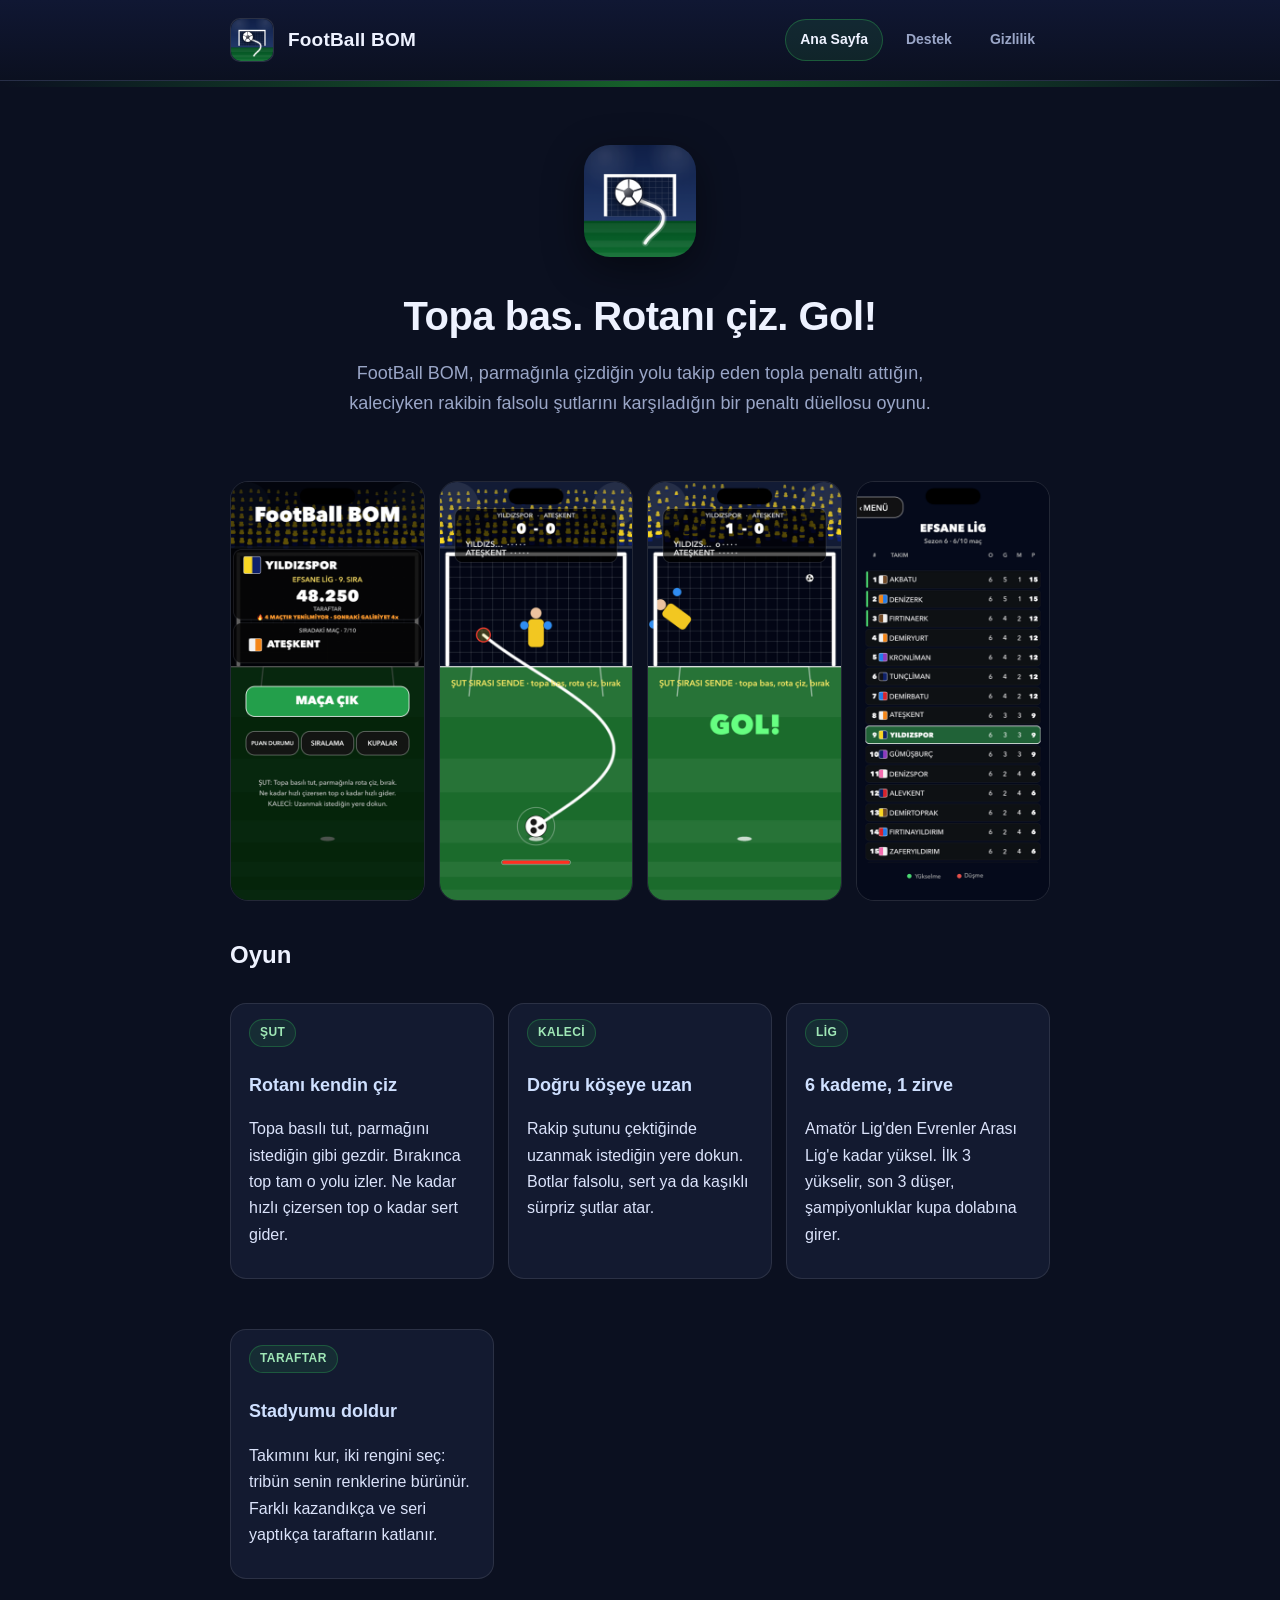
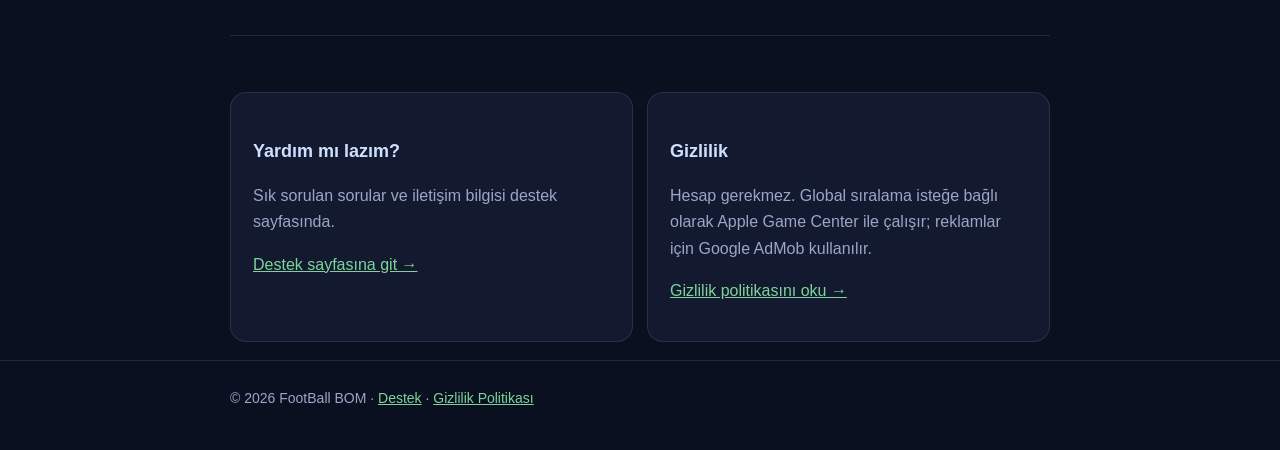
<file: index.html>
<!doctype html>
<html lang="tr">
<head>
  <meta charset="utf-8">
  <meta name="viewport" content="width=device-width, initial-scale=1">
  <title>FootBall BOM</title>
  <meta name="description" content="FootBall BOM — parmağınla rota çizerek penaltı attığın, 6 kademeli ligde yükseldiğin penaltı düellosu oyunu.">
  <link rel="icon" href="assets/icon.png">
  <link rel="stylesheet" href="style.css">
</head>
<body>
  <header class="site">
    <div class="wrap">
      <div class="logo"><img src="assets/icon.png" alt=""></div>
      <div class="brand">FootBall BOM</div>
      <nav class="site">
        <a class="on" href="index.html">Ana Sayfa</a>
        <a href="support.html">Destek</a>
        <a href="privacy.html">Gizlilik</a>
      </nav>
    </div>
  </header>
  <div class="pitch-line"></div>

  <section class="hero wrap">
    <img class="app-icon" src="assets/icon.png" alt="FootBall BOM ikonu">
    <h1>Topa bas. Rotanı çiz. Gol!</h1>
    <p>FootBall BOM, parmağınla çizdiğin yolu takip eden topla penaltı attığın, kaleciyken
      rakibin falsolu şutlarını karşıladığın bir penaltı düellosu oyunu.</p>
  </section>

  <main class="wrap">
    <div class="shots">
      <img src="assets/1-menu.png" alt="Ana menü: takım kartı, taraftar sayısı, sıradaki maç">
      <img src="assets/2-shot.png" alt="Parmakla çizilen beyaz rota çizgisi">
      <img src="assets/3-goal.png" alt="Gol anı">
      <img src="assets/4-standings.png" alt="Lig puan durumu">
    </div>

    <h2>Oyun</h2>
    <div class="grid">
      <div class="card tight">
        <span class="badge">ŞUT</span>
        <h3>Rotanı kendin çiz</h3>
        <p>Topa basılı tut, parmağını istediğin gibi gezdir. Bırakınca top tam o yolu izler.
          Ne kadar hızlı çizersen top o kadar sert gider.</p>
      </div>
      <div class="card tight">
        <span class="badge">KALECİ</span>
        <h3>Doğru köşeye uzan</h3>
        <p>Rakip şutunu çektiğinde uzanmak istediğin yere dokun. Botlar falsolu, sert ya da
          kaşıklı sürpriz şutlar atar.</p>
      </div>
      <div class="card tight">
        <span class="badge">LİG</span>
        <h3>6 kademe, 1 zirve</h3>
        <p>Amatör Lig'den Evrenler Arası Lig'e kadar yüksel. İlk 3 yükselir, son 3 düşer,
          şampiyonluklar kupa dolabına girer.</p>
      </div>
      <div class="card tight">
        <span class="badge">TARAFTAR</span>
        <h3>Stadyumu doldur</h3>
        <p>Takımını kur, iki rengini seç: tribün senin renklerine bürünür. Farklı kazandıkça
          ve seri yaptıkça taraftarın katlanır.</p>
      </div>
    </div>

    <hr class="sep">

    <div class="grid">
      <div class="card">
        <h3>Yardım mı lazım?</h3>
        <p class="muted">Sık sorulan sorular ve iletişim bilgisi destek sayfasında.</p>
        <p><a href="support.html">Destek sayfasına git →</a></p>
      </div>
      <div class="card">
        <h3>Gizlilik</h3>
        <p class="muted">Hesap gerekmez. Global sıralama isteğe bağlı olarak Apple Game Center ile çalışır; reklamlar için Google AdMob kullanılır.</p>
        <p><a href="privacy.html">Gizlilik politikasını oku →</a></p>
      </div>
    </div>
  </main>

  <footer class="site">
    <div class="wrap">© 2026 FootBall BOM · <a href="support.html">Destek</a> · <a href="privacy.html">Gizlilik Politikası</a></div>
  </footer>
</body>
</html>
</file>
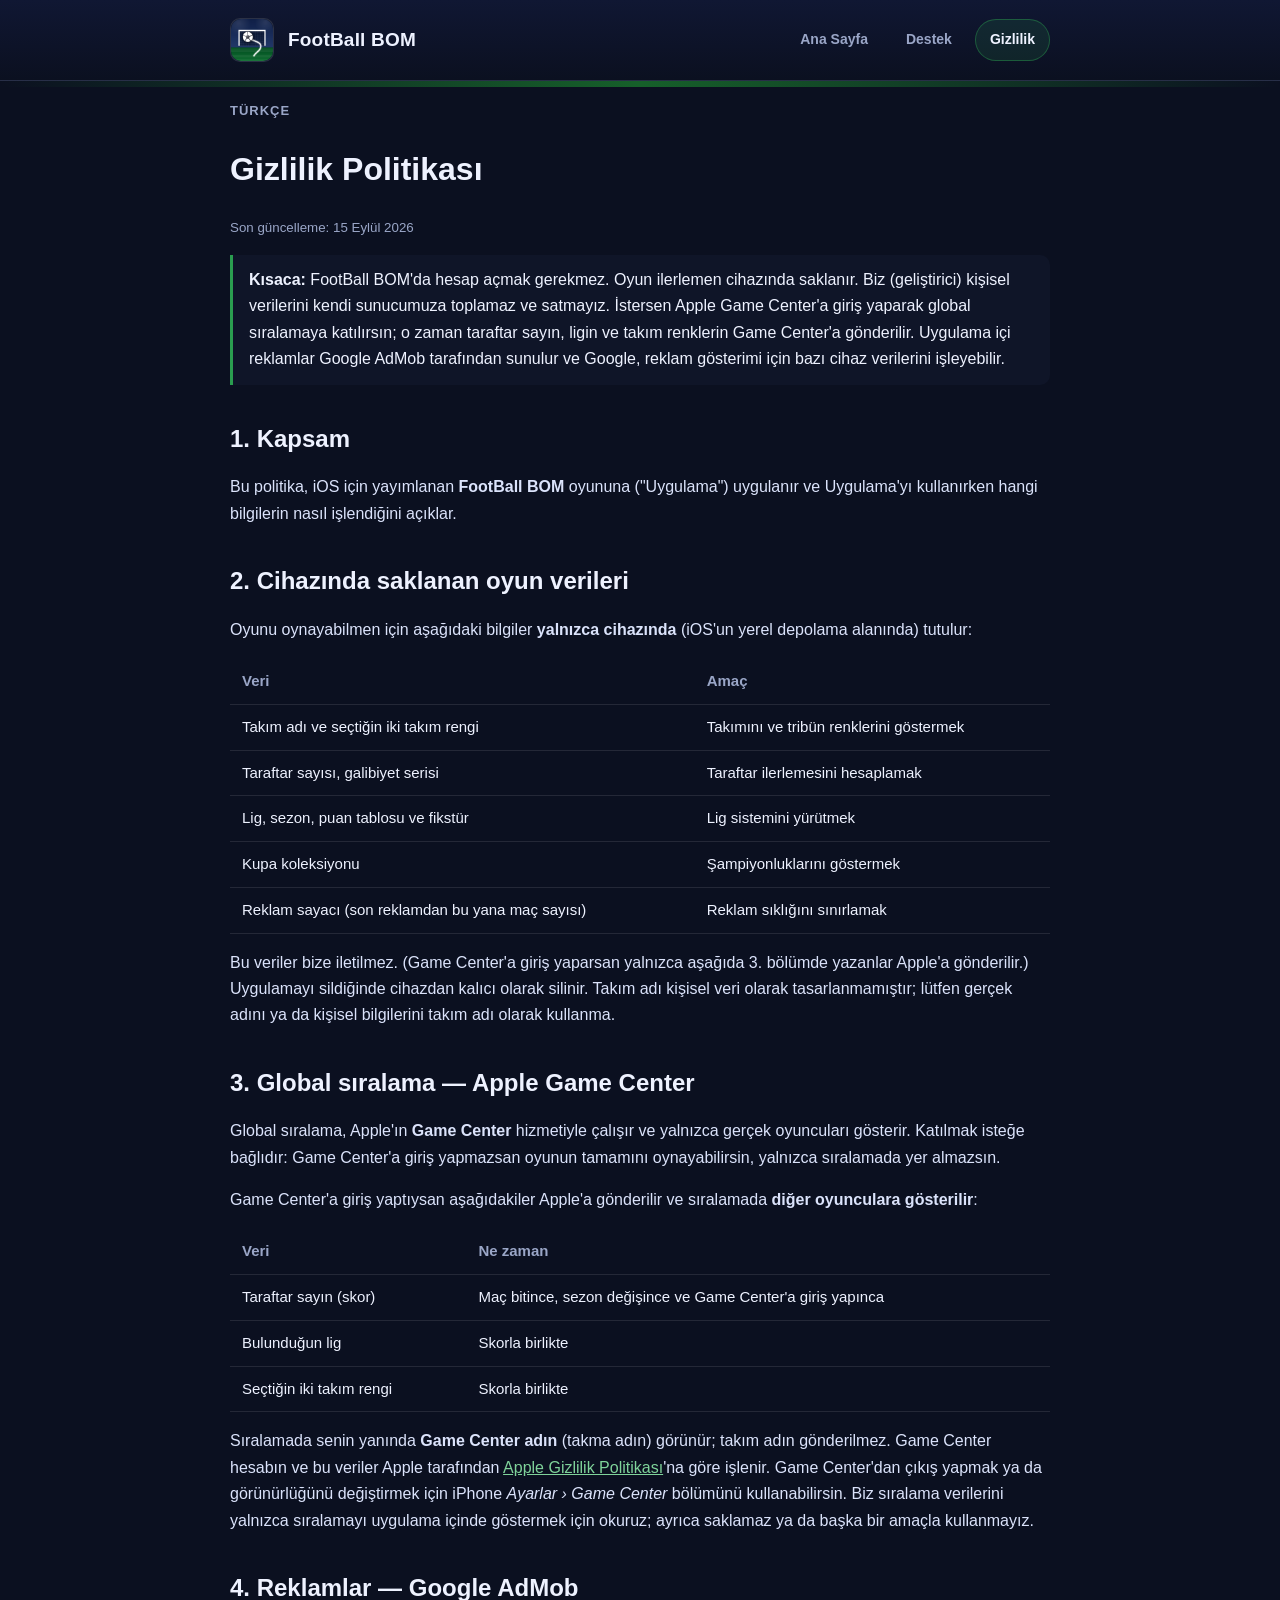
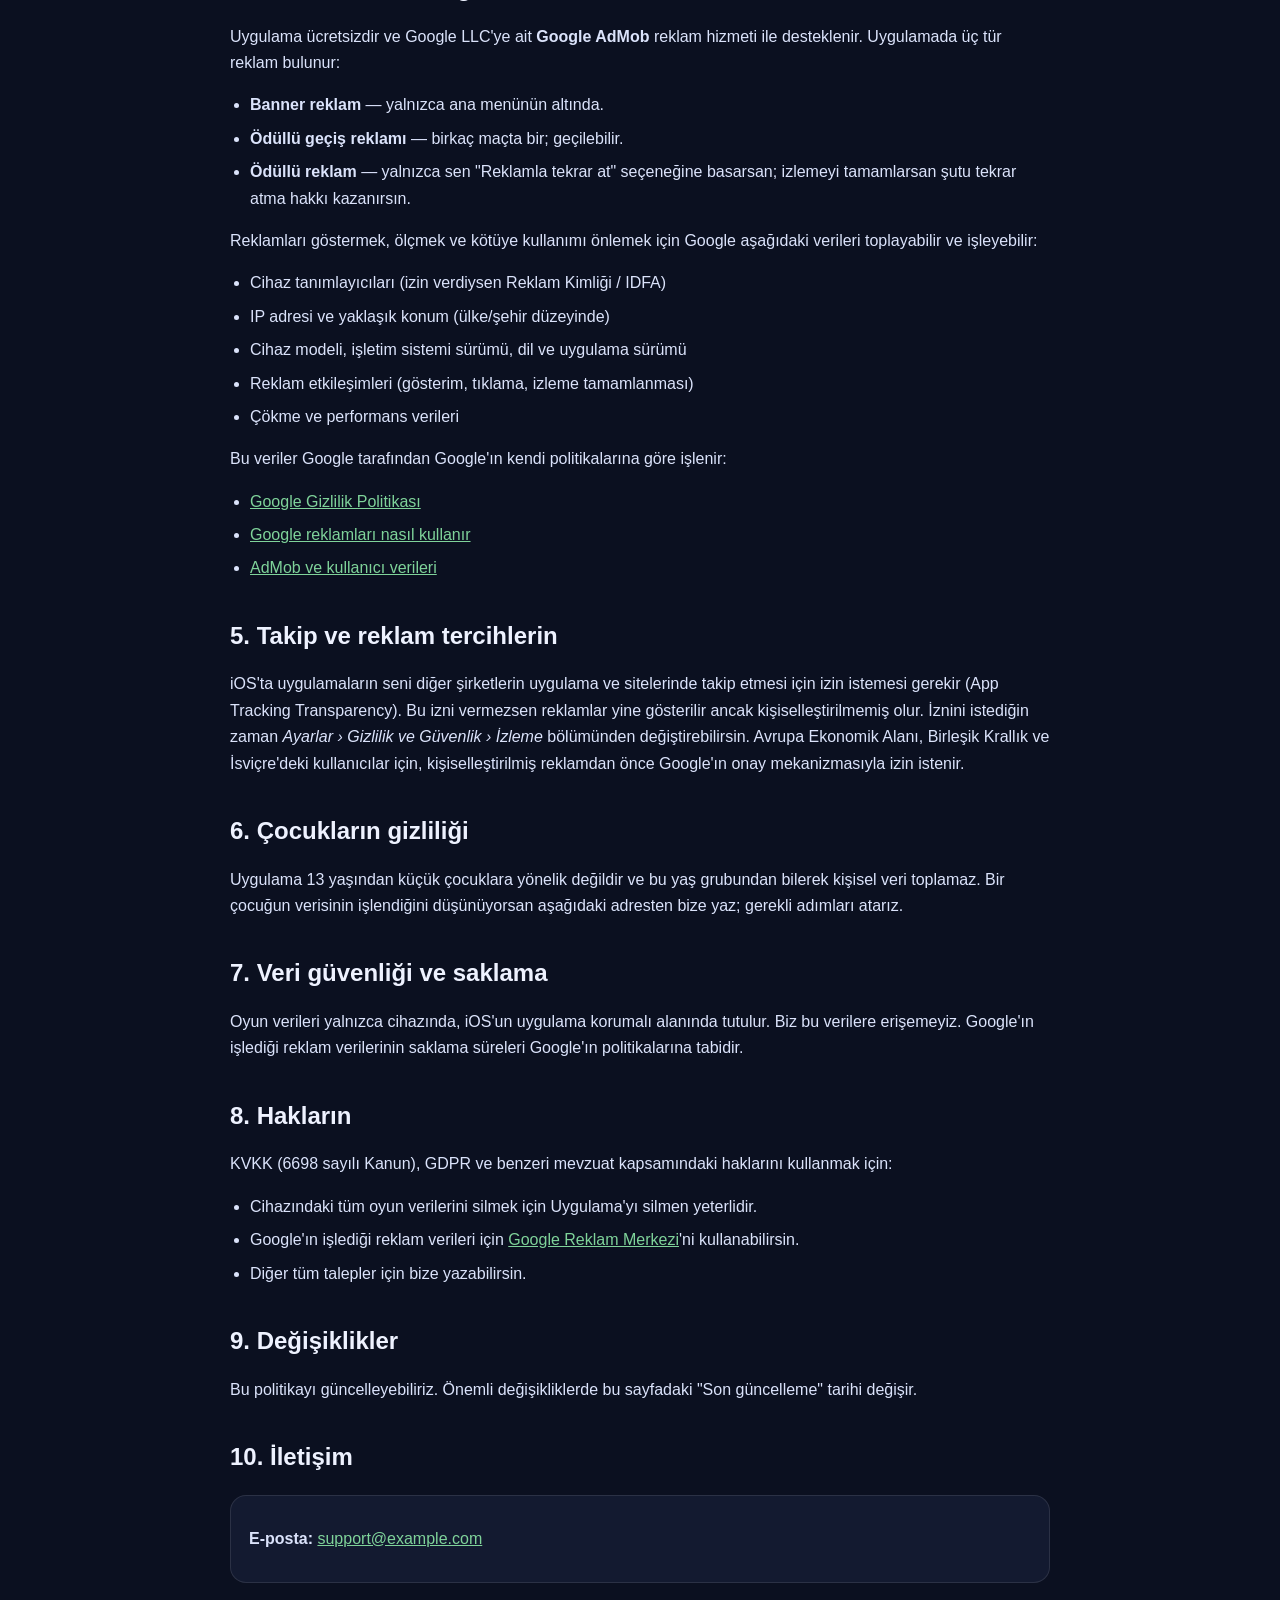
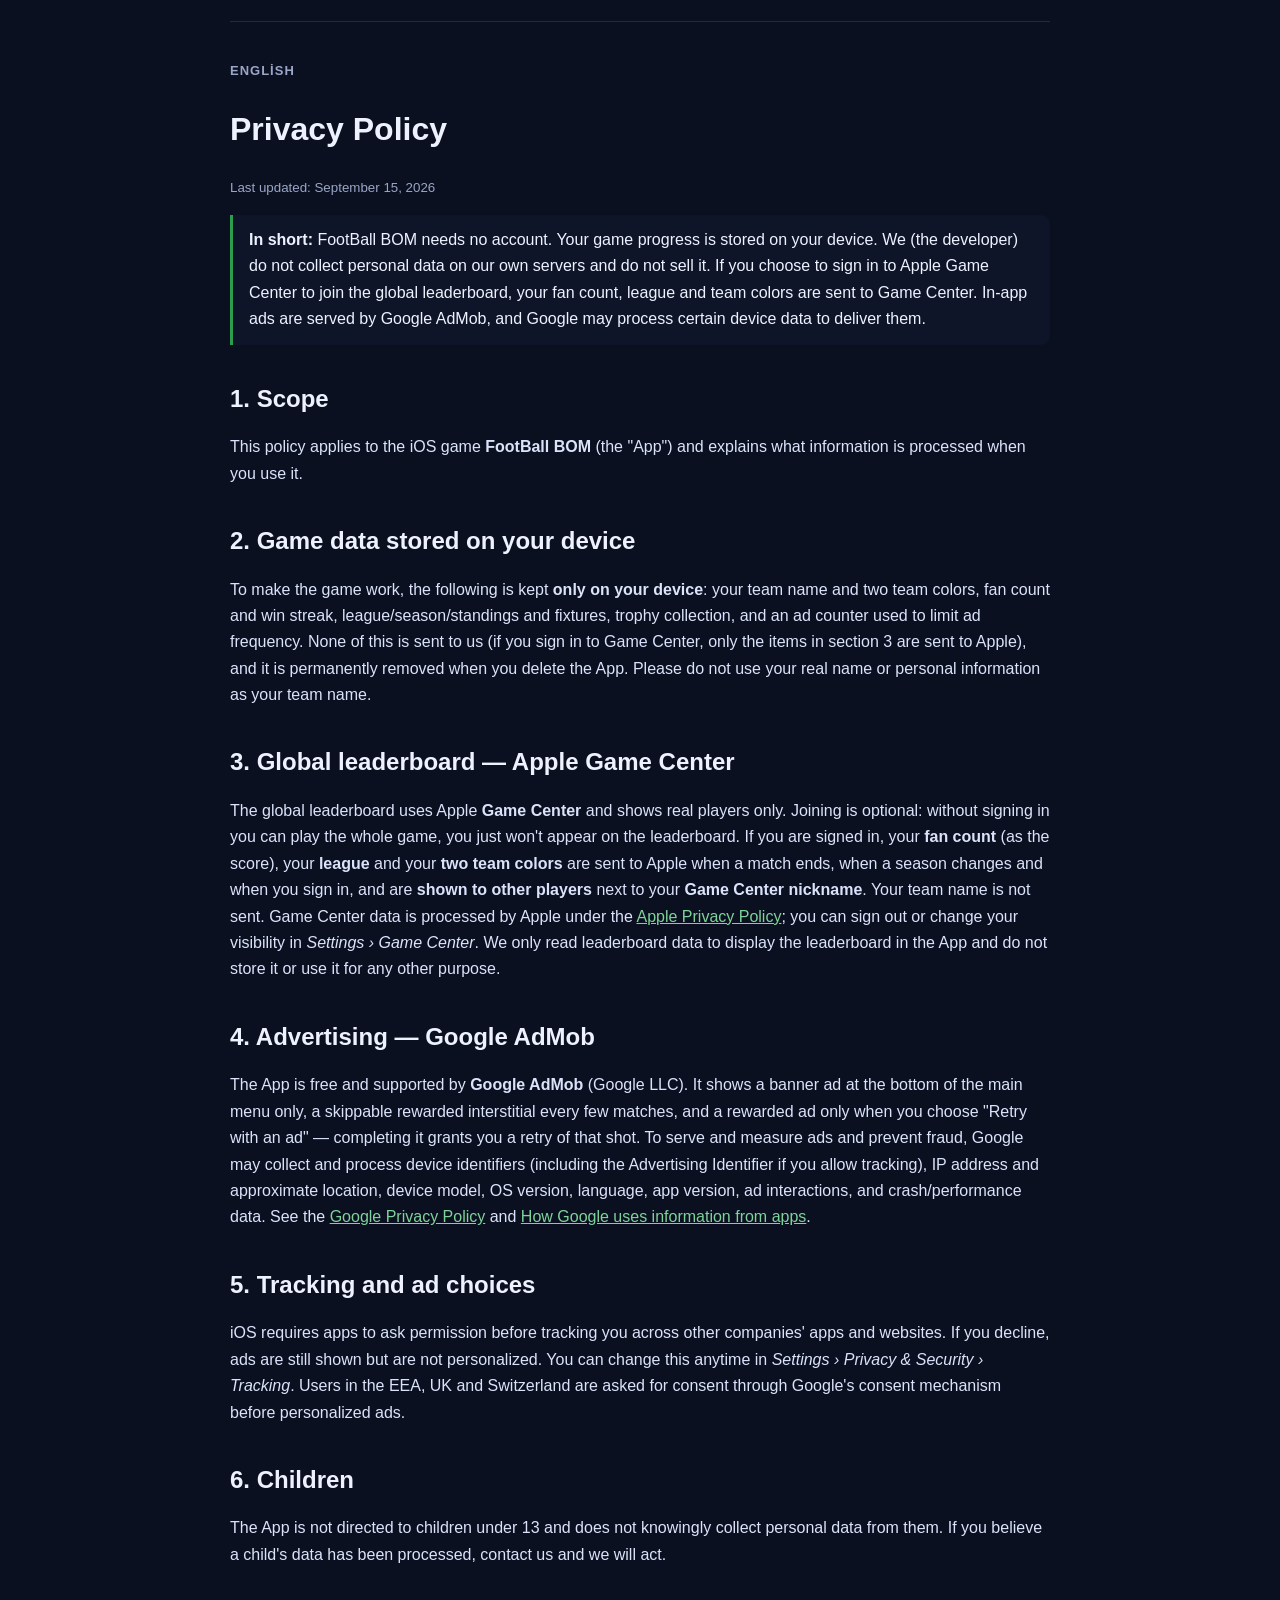
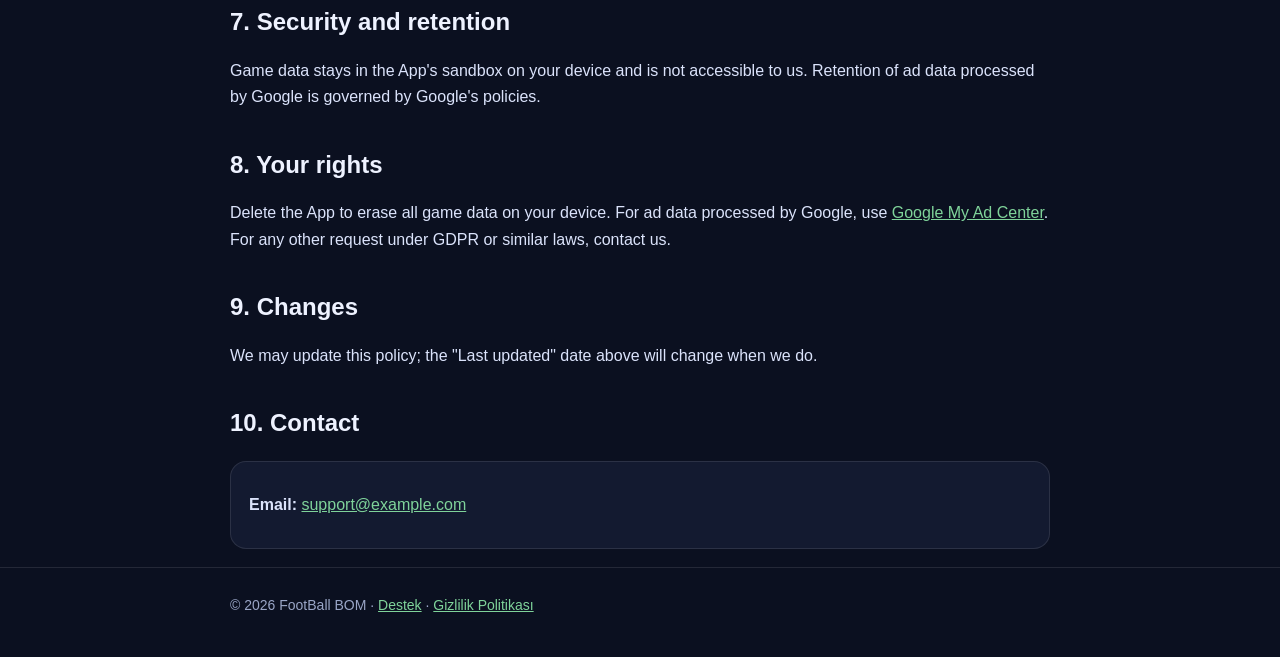
<file: privacy.html>
<!doctype html>
<html lang="tr">
<head>
  <meta charset="utf-8">
  <meta name="viewport" content="width=device-width, initial-scale=1">
  <title>Gizlilik Politikası · FootBall BOM</title>
  <meta name="description" content="FootBall BOM gizlilik politikası.">
  <link rel="icon" href="assets/icon.png">
  <link rel="stylesheet" href="style.css">
</head>
<body>
  <header class="site">
    <div class="wrap">
      <div class="logo"><img src="assets/icon.png" alt=""></div>
      <div class="brand">FootBall BOM</div>
      <nav class="site">
        <a href="index.html">Ana Sayfa</a>
        <a href="support.html">Destek</a>
        <a class="on" href="privacy.html">Gizlilik</a>
      </nav>
    </div>
  </header>
  <div class="pitch-line"></div>

  <main class="wrap">
    <p class="lang">Türkçe</p>
    <h1>Gizlilik Politikası</h1>
    <small class="updated">Son güncelleme: 15 Eylül 2026</small>

    <div class="note">
      <strong>Kısaca:</strong> FootBall BOM'da hesap açmak gerekmez. Oyun ilerlemen cihazında saklanır.
      Biz (geliştirici) kişisel verilerini kendi sunucumuza toplamaz ve satmayız. İstersen Apple
      Game Center'a giriş yaparak global sıralamaya katılırsın; o zaman taraftar sayın, ligin ve takım
      renklerin Game Center'a gönderilir. Uygulama içi reklamlar Google AdMob tarafından sunulur ve
      Google, reklam gösterimi için bazı cihaz verilerini işleyebilir.
    </div>

    <h2>1. Kapsam</h2>
    <p>Bu politika, iOS için yayımlanan <strong>FootBall BOM</strong> oyununa ("Uygulama")
      uygulanır ve Uygulama'yı kullanırken hangi bilgilerin nasıl işlendiğini açıklar.</p>

    <h2>2. Cihazında saklanan oyun verileri</h2>
    <p>Oyunu oynayabilmen için aşağıdaki bilgiler <strong>yalnızca cihazında</strong>
      (iOS'un yerel depolama alanında) tutulur:</p>
    <table>
      <tr><th>Veri</th><th>Amaç</th></tr>
      <tr><td>Takım adı ve seçtiğin iki takım rengi</td><td>Takımını ve tribün renklerini göstermek</td></tr>
      <tr><td>Taraftar sayısı, galibiyet serisi</td><td>Taraftar ilerlemesini hesaplamak</td></tr>
      <tr><td>Lig, sezon, puan tablosu ve fikstür</td><td>Lig sistemini yürütmek</td></tr>
      <tr><td>Kupa koleksiyonu</td><td>Şampiyonluklarını göstermek</td></tr>
      <tr><td>Reklam sayacı (son reklamdan bu yana maç sayısı)</td><td>Reklam sıklığını sınırlamak</td></tr>
    </table>
    <p>Bu veriler bize iletilmez. (Game Center'a giriş yaparsan yalnızca aşağıda 3. bölümde
      yazanlar Apple'a gönderilir.) Uygulamayı sildiğinde cihazdan kalıcı olarak silinir.
      Takım adı kişisel veri olarak tasarlanmamıştır; lütfen gerçek adını ya da kişisel
      bilgilerini takım adı olarak kullanma.</p>

    <h2>3. Global sıralama — Apple Game Center</h2>
    <p>Global sıralama, Apple'ın <strong>Game Center</strong> hizmetiyle çalışır ve yalnızca gerçek
      oyuncuları gösterir. Katılmak isteğe bağlıdır: Game Center'a giriş yapmazsan oyunun tamamını
      oynayabilirsin, yalnızca sıralamada yer almazsın.</p>
    <p>Game Center'a giriş yaptıysan aşağıdakiler Apple'a gönderilir ve sıralamada <strong>diğer
      oyunculara gösterilir</strong>:</p>
    <table>
      <tr><th>Veri</th><th>Ne zaman</th></tr>
      <tr><td>Taraftar sayın (skor)</td><td>Maç bitince, sezon değişince ve Game Center'a giriş yapınca</td></tr>
      <tr><td>Bulunduğun lig</td><td>Skorla birlikte</td></tr>
      <tr><td>Seçtiğin iki takım rengi</td><td>Skorla birlikte</td></tr>
    </table>
    <p>Sıralamada senin yanında <strong>Game Center adın</strong> (takma adın) görünür; takım adın
      gönderilmez. Game Center hesabın ve bu veriler Apple tarafından
      <a href="https://www.apple.com/legal/privacy/" rel="noopener">Apple Gizlilik Politikası</a>'na
      göre işlenir. Game Center'dan çıkış yapmak ya da görünürlüğünü değiştirmek için iPhone
      <em>Ayarlar › Game Center</em> bölümünü kullanabilirsin. Biz sıralama verilerini yalnızca sıralamayı
      uygulama içinde göstermek için okuruz; ayrıca saklamaz ya da başka bir amaçla kullanmayız.</p>

    <h2>4. Reklamlar — Google AdMob</h2>
    <p>Uygulama ücretsizdir ve Google LLC'ye ait <strong>Google AdMob</strong> reklam hizmeti ile
      desteklenir. Uygulamada üç tür reklam bulunur:</p>
    <ul class="clean">
      <li><strong>Banner reklam</strong> — yalnızca ana menünün altında.</li>
      <li><strong>Ödüllü geçiş reklamı</strong> — birkaç maçta bir; geçilebilir.</li>
      <li><strong>Ödüllü reklam</strong> — yalnızca sen "Reklamla tekrar at" seçeneğine basarsan;
        izlemeyi tamamlarsan şutu tekrar atma hakkı kazanırsın.</li>
    </ul>
    <p>Reklamları göstermek, ölçmek ve kötüye kullanımı önlemek için Google aşağıdaki verileri
      toplayabilir ve işleyebilir:</p>
    <ul class="clean">
      <li>Cihaz tanımlayıcıları (izin verdiysen Reklam Kimliği / IDFA)</li>
      <li>IP adresi ve yaklaşık konum (ülke/şehir düzeyinde)</li>
      <li>Cihaz modeli, işletim sistemi sürümü, dil ve uygulama sürümü</li>
      <li>Reklam etkileşimleri (gösterim, tıklama, izleme tamamlanması)</li>
      <li>Çökme ve performans verileri</li>
    </ul>
    <p>Bu veriler Google tarafından Google'ın kendi politikalarına göre işlenir:</p>
    <ul class="clean">
      <li><a href="https://policies.google.com/privacy" rel="noopener">Google Gizlilik Politikası</a></li>
      <li><a href="https://policies.google.com/technologies/ads" rel="noopener">Google reklamları nasıl kullanır</a></li>
      <li><a href="https://support.google.com/admob/answer/6128543" rel="noopener">AdMob ve kullanıcı verileri</a></li>
    </ul>

    <h2>5. Takip ve reklam tercihlerin</h2>
    <p>iOS'ta uygulamaların seni diğer şirketlerin uygulama ve sitelerinde takip etmesi için
      izin istemesi gerekir (App Tracking Transparency). Bu izni vermezsen reklamlar yine
      gösterilir ancak kişiselleştirilmemiş olur. İznini istediğin zaman
      <em>Ayarlar › Gizlilik ve Güvenlik › İzleme</em> bölümünden değiştirebilirsin.
      Avrupa Ekonomik Alanı, Birleşik Krallık ve İsviçre'deki kullanıcılar için, kişiselleştirilmiş
      reklamdan önce Google'ın onay mekanizmasıyla izin istenir.</p>

    <h2>6. Çocukların gizliliği</h2>
    <p>Uygulama 13 yaşından küçük çocuklara yönelik değildir ve bu yaş grubundan bilerek kişisel
      veri toplamaz. Bir çocuğun verisinin işlendiğini düşünüyorsan aşağıdaki adresten bize
      yaz; gerekli adımları atarız.</p>

    <h2>7. Veri güvenliği ve saklama</h2>
    <p>Oyun verileri yalnızca cihazında, iOS'un uygulama korumalı alanında tutulur. Biz bu
      verilere erişemeyiz. Google'ın işlediği reklam verilerinin saklama süreleri Google'ın
      politikalarına tabidir.</p>

    <h2>8. Hakların</h2>
    <p>KVKK (6698 sayılı Kanun), GDPR ve benzeri mevzuat kapsamındaki haklarını kullanmak için:</p>
    <ul class="clean">
      <li>Cihazındaki tüm oyun verilerini silmek için Uygulama'yı silmen yeterlidir.</li>
      <li>Google'ın işlediği reklam verileri için <a href="https://myadcenter.google.com" rel="noopener">Google Reklam Merkezi</a>'ni kullanabilirsin.</li>
      <li>Diğer tüm talepler için bize yazabilirsin.</li>
    </ul>

    <h2>9. Değişiklikler</h2>
    <p>Bu politikayı güncelleyebiliriz. Önemli değişikliklerde bu sayfadaki "Son güncelleme"
      tarihi değişir.</p>

    <h2>10. İletişim</h2>
    <div class="card tight">
      <p><strong>E-posta:</strong> <a href="mailto:support@example.com">support@example.com</a></p>
    </div>

    <hr class="sep">

    <p class="lang">English</p>
    <h1>Privacy Policy</h1>
    <small class="updated">Last updated: September 15, 2026</small>

    <div class="note">
      <strong>In short:</strong> FootBall BOM needs no account. Your game progress is stored on your
      device. We (the developer) do not collect personal data on our own servers and do not sell it.
      If you choose to sign in to Apple Game Center to join the global leaderboard, your fan count,
      league and team colors are sent to Game Center. In-app ads are served by Google AdMob, and
      Google may process certain device data to deliver them.
    </div>

    <h2>1. Scope</h2>
    <p>This policy applies to the iOS game <strong>FootBall BOM</strong> (the "App") and explains
      what information is processed when you use it.</p>

    <h2>2. Game data stored on your device</h2>
    <p>To make the game work, the following is kept <strong>only on your device</strong>: your team
      name and two team colors, fan count and win streak, league/season/standings and fixtures,
      trophy collection, and an ad counter used to limit ad frequency. None of this is sent to us
      (if you sign in to Game Center, only the items in section 3 are sent to Apple), and it is
      permanently removed when you delete the App. Please do not use your real name or personal information as your team name.</p>

    <h2>3. Global leaderboard — Apple Game Center</h2>
    <p>The global leaderboard uses Apple <strong>Game Center</strong> and shows real players only.
      Joining is optional: without signing in you can play the whole game, you just won't appear on
      the leaderboard. If you are signed in, your <strong>fan count</strong> (as the score), your
      <strong>league</strong> and your <strong>two team colors</strong> are sent to Apple when a match
      ends, when a season changes and when you sign in, and are <strong>shown to other players</strong>
      next to your <strong>Game Center nickname</strong>. Your team name is not sent. Game Center data
      is processed by Apple under the <a href="https://www.apple.com/legal/privacy/" rel="noopener">Apple
      Privacy Policy</a>; you can sign out or change your visibility in <em>Settings › Game Center</em>.
      We only read leaderboard data to display the leaderboard in the App and do not store it or use it
      for any other purpose.</p>

    <h2>4. Advertising — Google AdMob</h2>
    <p>The App is free and supported by <strong>Google AdMob</strong> (Google LLC). It shows a banner
      ad at the bottom of the main menu only, a skippable rewarded interstitial every few matches,
      and a rewarded ad only when you choose "Retry with an ad" — completing it grants you a retry of
      that shot. To serve and measure ads and prevent fraud, Google may collect and process device
      identifiers (including the Advertising Identifier if you allow tracking), IP address and
      approximate location, device model, OS version, language, app version, ad interactions, and
      crash/performance data. See the
      <a href="https://policies.google.com/privacy" rel="noopener">Google Privacy Policy</a> and
      <a href="https://policies.google.com/technologies/ads" rel="noopener">How Google uses information from apps</a>.</p>

    <h2>5. Tracking and ad choices</h2>
    <p>iOS requires apps to ask permission before tracking you across other companies' apps and
      websites. If you decline, ads are still shown but are not personalized. You can change this
      anytime in <em>Settings › Privacy &amp; Security › Tracking</em>. Users in the EEA, UK and
      Switzerland are asked for consent through Google's consent mechanism before personalized ads.</p>

    <h2>6. Children</h2>
    <p>The App is not directed to children under 13 and does not knowingly collect personal data
      from them. If you believe a child's data has been processed, contact us and we will act.</p>

    <h2>7. Security and retention</h2>
    <p>Game data stays in the App's sandbox on your device and is not accessible to us. Retention
      of ad data processed by Google is governed by Google's policies.</p>

    <h2>8. Your rights</h2>
    <p>Delete the App to erase all game data on your device. For ad data processed by Google, use
      <a href="https://myadcenter.google.com" rel="noopener">Google My Ad Center</a>. For any other
      request under GDPR or similar laws, contact us.</p>

    <h2>9. Changes</h2>
    <p>We may update this policy; the "Last updated" date above will change when we do.</p>

    <h2>10. Contact</h2>
    <div class="card tight">
      <p><strong>Email:</strong> <a href="mailto:support@example.com">support@example.com</a></p>
    </div>
  </main>

  <footer class="site">
    <div class="wrap">© 2026 FootBall BOM · <a href="support.html">Destek</a> · <a href="privacy.html">Gizlilik Politikası</a></div>
  </footer>
</body>
</html>
</file>
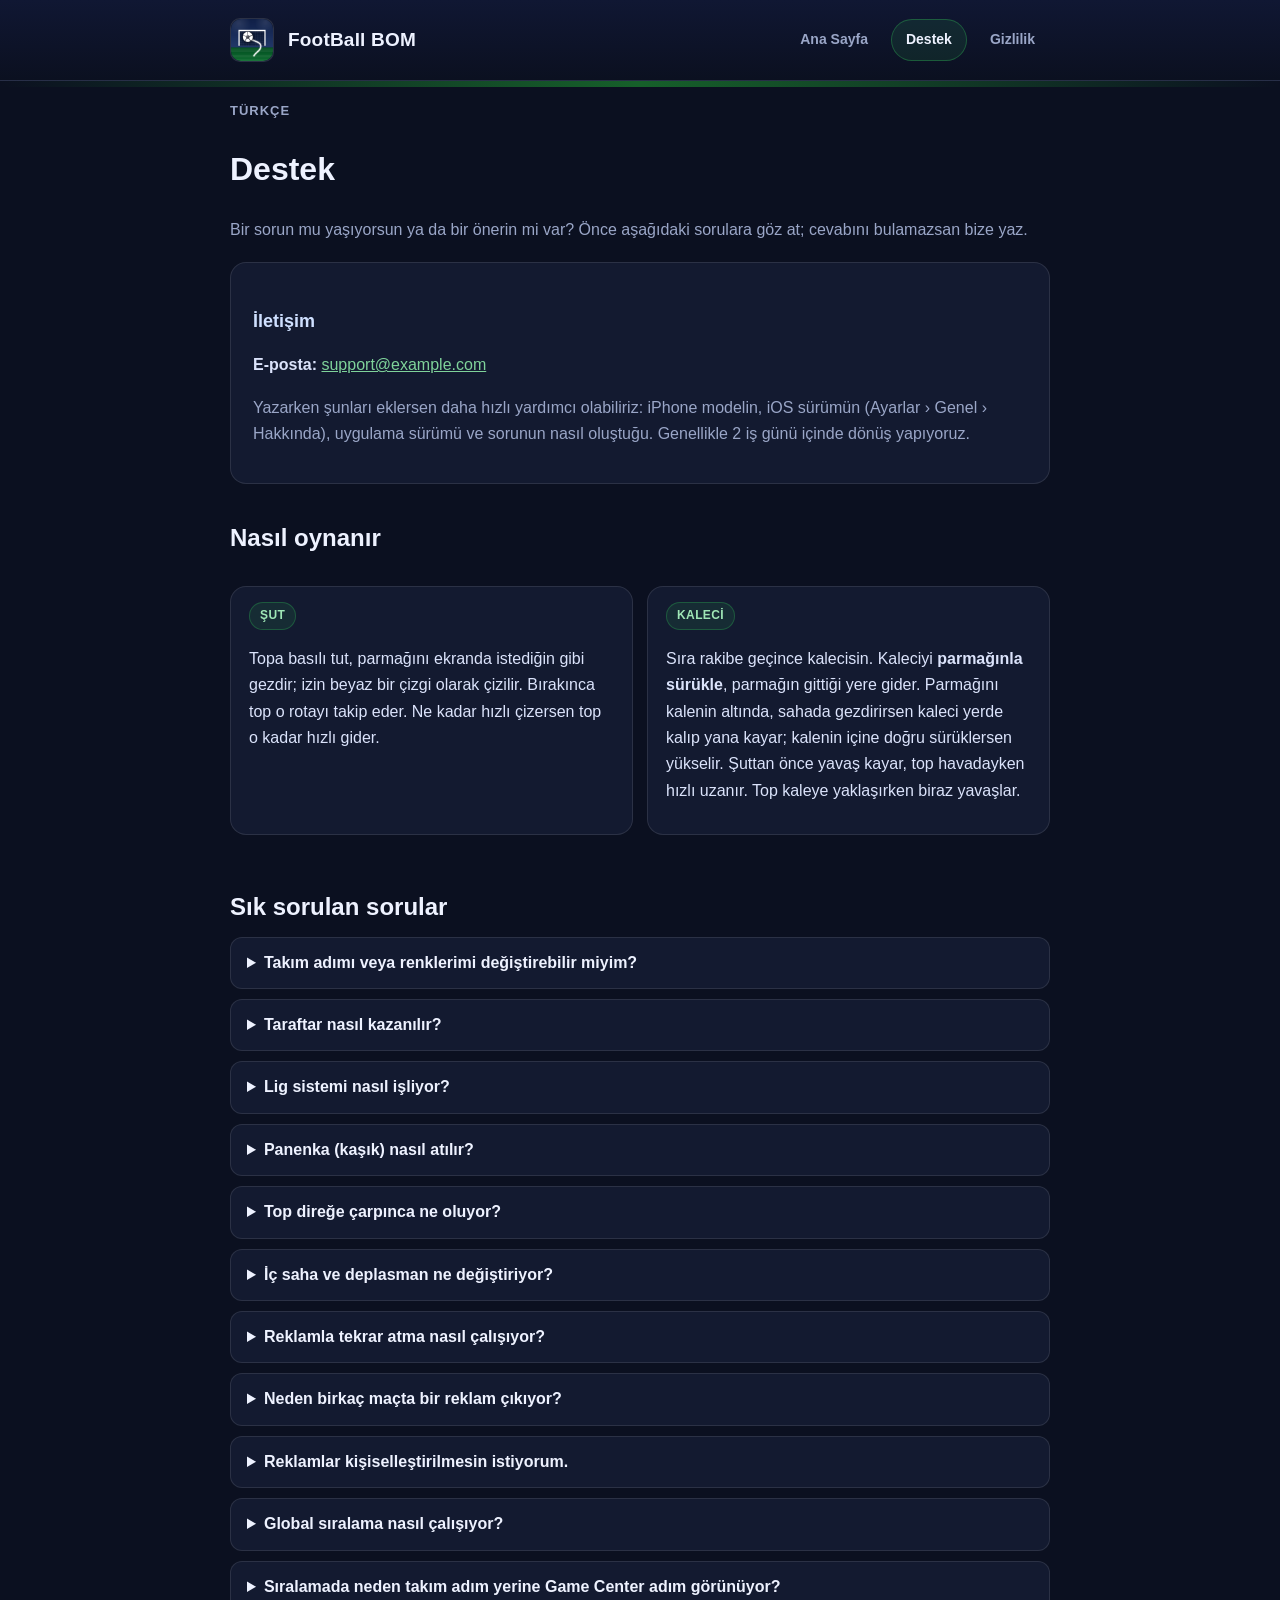
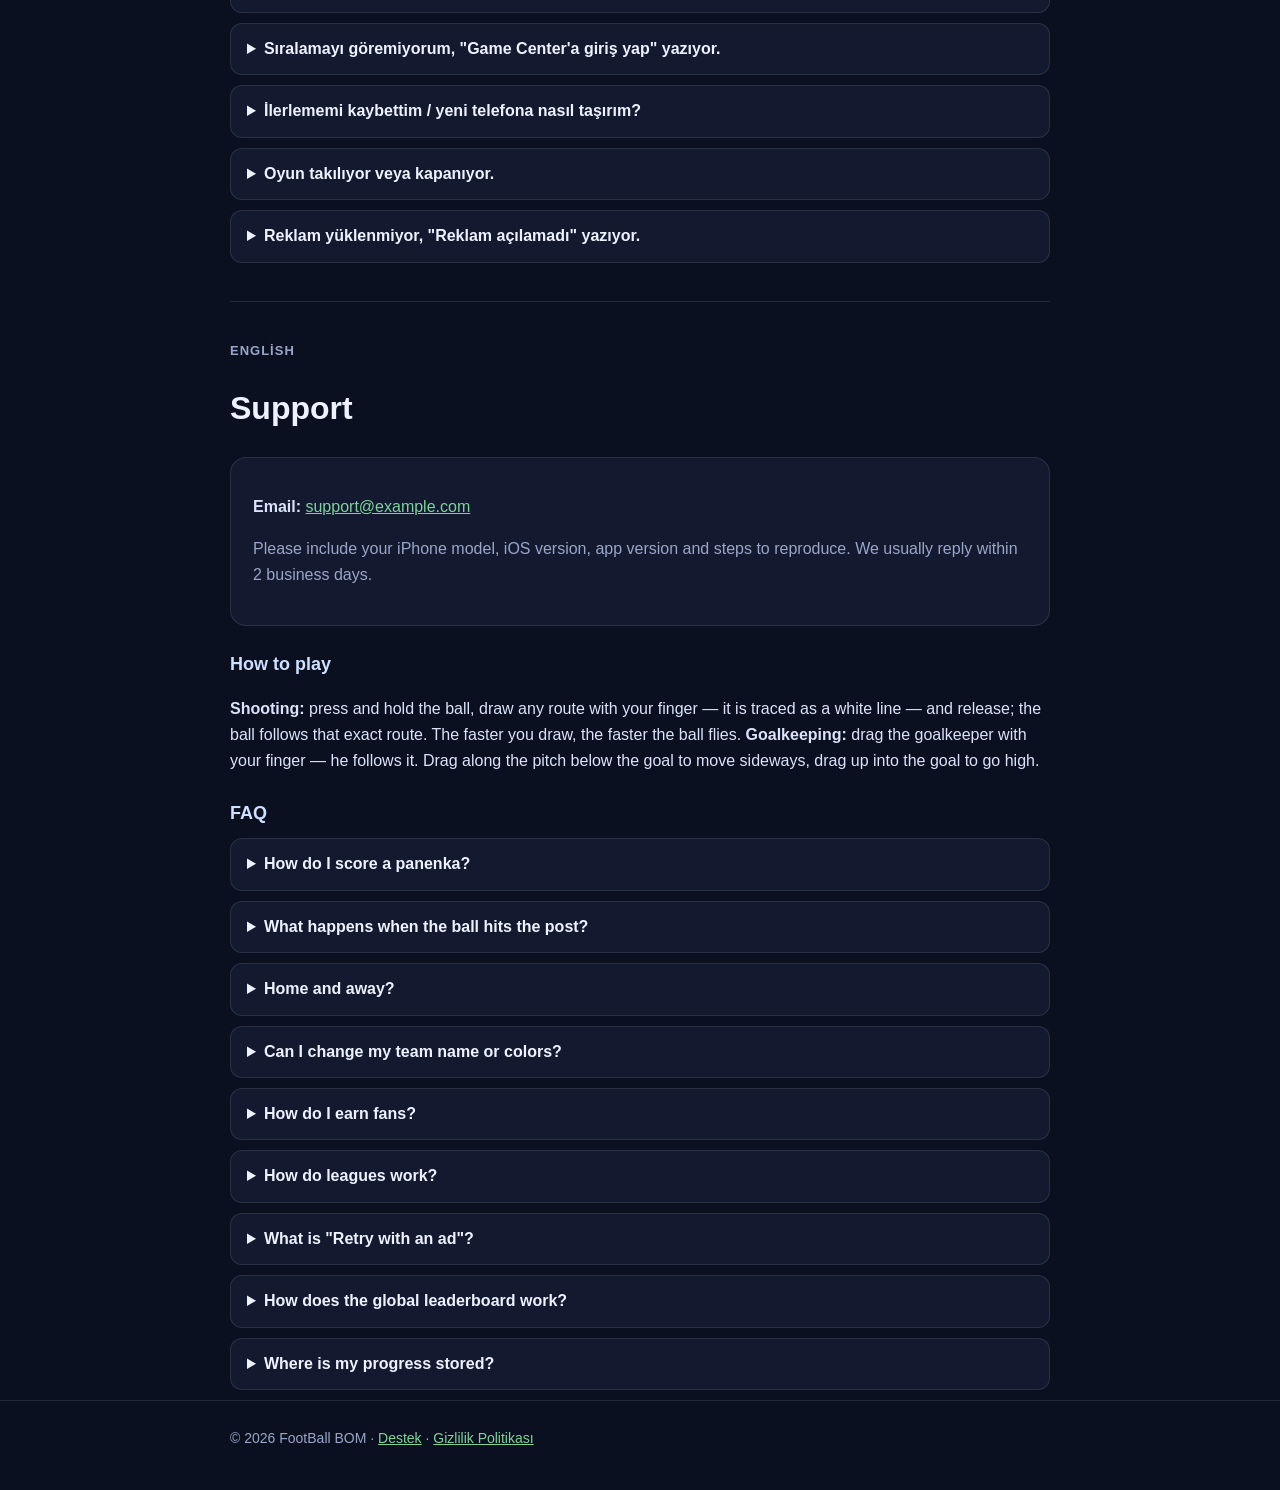
<file: support.html>
<!doctype html>
<html lang="tr">
<head>
  <meta charset="utf-8">
  <meta name="viewport" content="width=device-width, initial-scale=1">
  <title>Destek · FootBall BOM</title>
  <meta name="description" content="FootBall BOM destek: sık sorulan sorular, oyun kuralları ve iletişim.">
  <link rel="icon" href="assets/icon.png">
  <link rel="stylesheet" href="style.css">
</head>
<body>
  <header class="site">
    <div class="wrap">
      <div class="logo"><img src="assets/icon.png" alt=""></div>
      <div class="brand">FootBall BOM</div>
      <nav class="site">
        <a href="index.html">Ana Sayfa</a>
        <a class="on" href="support.html">Destek</a>
        <a href="privacy.html">Gizlilik</a>
      </nav>
    </div>
  </header>
  <div class="pitch-line"></div>

  <main class="wrap">
    <p class="lang">Türkçe</p>
    <h1>Destek</h1>
    <p class="muted">Bir sorun mu yaşıyorsun ya da bir önerin mi var? Önce aşağıdaki sorulara göz at;
      cevabını bulamazsan bize yaz.</p>

    <div class="card">
      <h3>İletişim</h3>
      <p><strong>E-posta:</strong> <a href="mailto:support@example.com?subject=FootBall%20BOM%20Destek">support@example.com</a></p>
      <p class="muted">Yazarken şunları eklersen daha hızlı yardımcı olabiliriz: iPhone modelin,
        iOS sürümün (Ayarlar › Genel › Hakkında), uygulama sürümü ve sorunun nasıl oluştuğu.
        Genellikle 2 iş günü içinde dönüş yapıyoruz.</p>
    </div>

    <h2>Nasıl oynanır</h2>
    <div class="grid">
      <div class="card tight">
        <span class="badge">ŞUT</span>
        <p>Topa basılı tut, parmağını ekranda istediğin gibi gezdir; izin beyaz bir çizgi olarak
          çizilir. Bırakınca top o rotayı takip eder. Ne kadar hızlı çizersen top o kadar hızlı gider.</p>
      </div>
      <div class="card tight">
        <span class="badge">KALECİ</span>
        <p>Sıra rakibe geçince kalecisin. Kaleciyi <strong>parmağınla sürükle</strong>, parmağın gittiği
          yere gider. Parmağını kalenin altında, sahada gezdirirsen kaleci yerde kalıp yana kayar; kalenin
          içine doğru sürüklersen yükselir. Şuttan önce yavaş kayar, top havadayken hızlı uzanır.
          Top kaleye yaklaşırken biraz yavaşlar.</p>
      </div>
    </div>

    <h2>Sık sorulan sorular</h2>

    <details>
      <summary>Takım adımı veya renklerimi değiştirebilir miyim?</summary>
      <p>Hayır. Takım adı ve iki taraftar rengi ilk açılışta bir kez seçilir ve kalıcıdır.
        Takım adı 3-20 harf olmalı ve yalnızca harflerden oluşmalı.</p>
    </details>

    <details>
      <summary>Taraftar nasıl kazanılır?</summary>
      <p>Bir maçı kazandığında fark başına 10 taraftar kazanırsın (1 fark 10, 3 fark 30…).
        Üst üste galibiyetlerde çarpan devreye girer: 2 maçlık serin varsa sonraki galibiyet 2x,
        3 maçlıkta 3x taraftar getirir. Maçı kaybedersen aynı ölçekte taraftar kaybedersin ve
        serin sıfırlanır.</p>
    </details>

    <details>
      <summary>Lig sistemi nasıl işliyor?</summary>
      <p>Her ligde 18 takım var; galibiyet 3 puan, mağlubiyet 0 puan. Sezon 10 maç sürer.
        İlk 3 bir üst lige çıkar, son 3 bir alt lige düşer (Amatör Lig'den düşüş yok).</p>
      <table>
        <tr><th>Lig</th><th>Maç</th><th>Kural</th></tr>
        <tr><td>Amatör</td><td>10</td><td>İlk 3 yükselir</td></tr>
        <tr><td>Acemi</td><td>10</td><td>İlk 3 yükselir, son 3 düşer</td></tr>
        <tr><td>Pro</td><td>10</td><td>İlk 3 yükselir, son 3 düşer</td></tr>
        <tr><td>Efsane</td><td>10</td><td>İlk 3 yükselir, son 3 düşer</td></tr>
        <tr><td>Dünya</td><td>10</td><td>İlk 3 yükselir, son 3 düşer</td></tr>
        <tr><td>Evrenler Arası</td><td>36</td><td>Yükselme yok, son 3 düşer</td></tr>
      </table>
      <p>Bir ligi 1. sırada bitirirsen kupa dolabına kupa eklenir. Üst liglerde rakipler daha sert
        vurur ve kaleciler daha çok topa yetişir.</p>
    </details>

    <details>
      <summary>Panenka (kaşık) nasıl atılır?</summary>
      <p>Topa bas ve parmağını <strong>yavaşça</strong> kalenin ortasından yukarı doğru götür, en sonda
        tam ortada aşağı indirip bırak. Top havada süzülerek gider. Kaleci erken yatarsa ortada kalan
        topu kurtaramaz; gol olursa ekranda <strong>PANENKA!</strong> yazar. Hızlı çizersen normal şut olur.</p>
    </details>

    <details>
      <summary>Top direğe çarpınca ne oluyor?</summary>
      <p>Nereye çarptığına bağlı. Direğin <strong>iç</strong> yarısına çarparsa top kaleye doğru sekip girer
        ve gol olur. <strong>Tam ortasına</strong> çarparsa geldiği yöne geri döner, <strong>dış</strong> yarısına
        çarparsa dışarı gider; ikisi de kaçmış sayılır. Üst direkte de aynısı geçerli: alt yarısı içeri,
        üst yarısı dışarı.</p>
    </details>

    <details>
      <summary>İç saha ve deplasman ne değiştiriyor?</summary>
      <p>Ligde maçlar sırayla iç saha ve deplasman oynanır. <strong>İç sahada</strong> tribün senin
        renklerini giyer ve rakip kaleci baskı altında daha çok hata yapar. <strong>Deplasmanda</strong>
        tribün rakibin renklerinde olur, rakip kaleci daha iyi kurtarır ve golün sessizlikle karşılanır.
        Hangi sahada oynadığın menüde ve maç ekranının üstünde yazar.</p>
    </details>

    <details>
      <summary>Reklamla tekrar atma nasıl çalışıyor?</summary>
      <p>Şutunu kaçırırsan ya da kaleci kurtarırsa bir panel çıkar. <strong>Geç</strong> dersen şut
        kaçmış sayılır ve maç devam eder. <strong>Reklamla tekrar at</strong> dersen bir reklam
        açılır; reklamı sonuna kadar izlersen aynı şutu tekrar atma hakkı kazanırsın.
        Her şut için bu hak bir kez kullanılabilir.</p>
    </details>

    <details>
      <summary>Neden birkaç maçta bir reklam çıkıyor?</summary>
      <p>Oyun ücretsizdir ve reklamlarla desteklenir. Her 3 maçta bir, menüde bir tuşa bastığında
        geçilebilir bir reklam gösterilir. Ana menünün altında ayrıca küçük bir banner reklam
        bulunur; maç sırasında banner yoktur.</p>
    </details>

    <details>
      <summary>Reklamlar kişiselleştirilmesin istiyorum.</summary>
      <p>İlk açılışta çıkan takip izni penceresinde "İzin Verme"yi seçebilirsin; reklamlar yine
        gösterilir ama kişiselleştirilmez. Kararını sonradan
        <em>Ayarlar › Gizlilik ve Güvenlik › İzleme</em> bölümünden değiştirebilirsin.
        Ayrıntılar için <a href="privacy.html">gizlilik politikası</a>.</p>
    </details>

    <details>
      <summary>Global sıralama nasıl çalışıyor?</summary>
      <p>SIRALAMA ekranı, Apple Game Center üzerinden dünyadaki <strong>gerçek oyuncuları</strong> taraftar
        sayısına göre gösterir: ilk 100 oyuncu, her birinin ligi ve takım renkleriyle. Sen ilk 100'de
        değilsen kendi sıran listenin altında ayrıca yazar. Taraftar sayın her maçtan sonra otomatik
        güncellenir.</p>
    </details>

    <details>
      <summary>Sıralamada neden takım adım yerine Game Center adım görünüyor?</summary>
      <p>Game Center sıralamaları metin taşıyamaz; yalnızca skor ve küçük bir sayısal bilgi gönderilebilir.
        Bu yüzden taraftar sayın, ligin ve takım renklerin gönderilir, satırda da Game Center adın görünür.
        Adını değiştirmek için iPhone <em>Ayarlar › Game Center</em> bölümünü kullan.</p>
    </details>

    <details>
      <summary>Sıralamayı göremiyorum, "Game Center'a giriş yap" yazıyor.</summary>
      <p>Global sıralama için Game Center hesabı gerekir. SIRALAMA ekranındaki <strong>GİRİŞ YAP</strong>'a bas.
        Giriş penceresi açılmıyorsa iPhone <em>Ayarlar › Game Center</em> bölümünden Apple hesabınla
        giriş yapıp oyuna geri dön. Giriş yapmadan da oyunun tamamını oynayabilirsin.</p>
    </details>

    <details>
      <summary>İlerlememi kaybettim / yeni telefona nasıl taşırım?</summary>
      <p>Oyun ilerlemen yalnızca cihazında saklanır ve bir hesaba bağlı değildir. Uygulamayı
        silersen ilerleme de silinir. iPhone yedeğinden (iCloud veya bilgisayar) geri yükleme
        yaparsan uygulama verileri de yedekle birlikte geri gelir.</p>
    </details>

    <details>
      <summary>Oyun takılıyor veya kapanıyor.</summary>
      <ul class="clean">
        <li>Uygulamayı App Store'dan en son sürüme güncelle.</li>
        <li>Uygulamayı tamamen kapatıp yeniden aç.</li>
        <li>iPhone'unu yeniden başlat.</li>
        <li>Sorun sürerse cihaz modelin ve iOS sürümünle birlikte bize yaz.</li>
      </ul>
    </details>

    <details>
      <summary>Reklam yüklenmiyor, "Reklam açılamadı" yazıyor.</summary>
      <p>Reklamlar internet bağlantısı gerektirir. Bağlantını kontrol edip birkaç saniye sonra
        tekrar dene. Reklam yüklenemezse tekrar atma hakkı verilmez ve şut kaçmış sayılır.</p>
    </details>

    <hr class="sep">

    <p class="lang">English</p>
    <h1>Support</h1>
    <div class="card">
      <p><strong>Email:</strong> <a href="mailto:support@example.com?subject=FootBall%20BOM%20Support">support@example.com</a></p>
      <p class="muted">Please include your iPhone model, iOS version, app version and steps to
        reproduce. We usually reply within 2 business days.</p>
    </div>

    <h3>How to play</h3>
    <p><strong>Shooting:</strong> press and hold the ball, draw any route with your finger — it is
      traced as a white line — and release; the ball follows that exact route. The faster you draw,
      the faster the ball flies. <strong>Goalkeeping:</strong> drag the goalkeeper with your finger — he
      follows it. Drag along the pitch below the goal to move sideways, drag up into the goal to go high.</p>

    <h3>FAQ</h3>
    <details>
      <summary>How do I score a panenka?</summary>
      <p>Draw <em>slowly</em> up the middle of the goal and dip the route down at the very end, in the
        centre. The ball floats in; a keeper who dives early is beaten.</p>
    </details>
    <details>
      <summary>What happens when the ball hits the post?</summary>
      <p>Hit the inside half and it deflects into the net for a goal; dead centre and it comes straight
        back out; the outside half sends it wide. The crossbar works the same way.</p>
    </details>
    <details>
      <summary>Home and away?</summary>
      <p>League matches alternate. At home the stands wear your colours and the rival keeper is shakier;
        away they wear the rival's colours and their keeper is sharper.</p>
    </details>
    <details>
      <summary>Can I change my team name or colors?</summary>
      <p>No. They are chosen once on first launch and are permanent. Names must be 3–20 letters.</p>
    </details>
    <details>
      <summary>How do I earn fans?</summary>
      <p>Win by a margin to earn 10 fans per goal of difference. A win streak multiplies the next
        win (a 2-match streak gives 2x, 3 gives 3x). Losing costs fans at the same rate and resets
        your streak.</p>
    </details>
    <details>
      <summary>How do leagues work?</summary>
      <p>18 teams per league, 3 points per win, 0 per loss, 10 matches per season. Top 3 are
        promoted and bottom 3 relegated. The top league (Interuniversal) has 36 matches, no
        promotion, and the bottom 3 are relegated. Finishing 1st adds a trophy to your cabinet.</p>
    </details>
    <details>
      <summary>What is "Retry with an ad"?</summary>
      <p>If you miss or the keeper saves, you can skip (the shot counts as a miss) or watch a
        rewarded ad to completion to retake that shot. Once per shot.</p>
    </details>
    <details>
      <summary>How does the global leaderboard work?</summary>
      <p>It uses Apple Game Center and shows real players worldwide ranked by fans, with each player's
        league and team colors. Rows show Game Center nicknames because Game Center scores can't carry
        text. Sign in via the SIRALAMA screen or <em>Settings › Game Center</em>; you can play the whole
        game without signing in.</p>
    </details>
    <details>
      <summary>Where is my progress stored?</summary>
      <p>Only on your device, with no account. Deleting the app deletes your progress; restoring an
        iPhone backup restores it.</p>
    </details>
  </main>

  <footer class="site">
    <div class="wrap">© 2026 FootBall BOM · <a href="support.html">Destek</a> · <a href="privacy.html">Gizlilik Politikası</a></div>
  </footer>
</body>
</html>
</file>
<file: style.css>
/* FootBall BOM — destek ve gizlilik sitesi */
:root {
  --bg: #0b1020;
  --panel: #131a30;
  --panel-2: #0f1528;
  --ink: #eef2ff;
  --muted: #9aa6c7;
  --accent: #2a9d4f;
  --accent-soft: rgba(42, 157, 79, 0.14);
  --line: rgba(255, 255, 255, 0.10);
  --pitch: #16602a;
}

* { box-sizing: border-box; }

body {
  margin: 0;
  background: var(--bg);
  color: var(--ink);
  font: 16px/1.65 -apple-system, BlinkMacSystemFont, "Segoe UI", Roboto, Helvetica, Arial, sans-serif;
  -webkit-font-smoothing: antialiased;
}

a { color: #7fd39a; }
a:hover { color: #a7e6bd; }

.wrap { max-width: 860px; margin: 0 auto; padding: 0 20px; }

/* Üst şerit */
header.site {
  border-bottom: 1px solid var(--line);
  background: linear-gradient(180deg, #101733 0%, #0b1020 100%);
}
header.site .wrap {
  display: flex; align-items: center; gap: 14px;
  padding-top: 18px; padding-bottom: 18px; flex-wrap: wrap;
}
.logo {
  width: 44px; height: 44px; border-radius: 10px; flex: none;
  background: var(--panel);
  border: 1px solid var(--line);
  display: grid; place-items: center; font-size: 22px;
}
.brand { font-weight: 800; font-size: 19px; letter-spacing: 0.2px; }
nav.site { margin-left: auto; display: flex; gap: 8px; flex-wrap: wrap; }
nav.site a {
  text-decoration: none; color: var(--muted);
  padding: 8px 14px; border-radius: 999px; border: 1px solid transparent;
  font-size: 14px; font-weight: 600;
}
nav.site a:hover { color: var(--ink); border-color: var(--line); }
nav.site a.on { color: var(--ink); background: var(--accent-soft); border-color: rgba(42,157,79,0.45); }

/* Kahraman alanı */
.hero { padding: 58px 0 40px; text-align: center; }
.hero h1 { font-size: 40px; margin: 0 0 10px; letter-spacing: -0.5px; }
.hero p { color: var(--muted); font-size: 18px; margin: 0 auto; max-width: 620px; }
.pitch-line { height: 6px; background: linear-gradient(90deg, transparent, var(--pitch), transparent); }

/* İçerik */
main { padding: 34px 0 70px; }
h2 { font-size: 24px; margin: 34px 0 10px; }
h3 { font-size: 18px; margin: 24px 0 8px; color: #cfe0ff; }
p, li { color: #dbe3fb; }
.muted { color: var(--muted); }
small.updated { color: var(--muted); display: block; margin-top: 6px; }

.card {
  background: var(--panel); border: 1px solid var(--line);
  border-radius: 16px; padding: 20px 22px; margin: 18px 0;
}
.card.tight { padding: 14px 18px; }

ul.clean { padding-left: 20px; }
ul.clean li { margin: 7px 0; }

table { width: 100%; border-collapse: collapse; margin: 14px 0; font-size: 15px; }
th, td { text-align: left; padding: 10px 12px; border-bottom: 1px solid var(--line); vertical-align: top; }
th { color: var(--muted); font-weight: 600; }

.grid { display: grid; grid-template-columns: repeat(auto-fit, minmax(230px, 1fr)); gap: 14px; }

.badge {
  display: inline-block; padding: 3px 10px; border-radius: 999px;
  background: var(--accent-soft); border: 1px solid rgba(42,157,79,0.4);
  color: #9fe7b6; font-size: 12px; font-weight: 700; letter-spacing: 0.4px;
}

.note {
  border-left: 3px solid var(--accent); background: var(--panel-2);
  padding: 12px 16px; border-radius: 0 10px 10px 0; margin: 16px 0;
}

footer.site {
  border-top: 1px solid var(--line); padding: 26px 0 40px;
  color: var(--muted); font-size: 14px;
}

hr.sep { border: 0; border-top: 1px solid var(--line); margin: 38px 0; }

@media (max-width: 560px) {
  .hero h1 { font-size: 31px; }
  .hero { padding: 40px 0 28px; }
}

/* Logo görseli ve ekran görüntüleri */
.logo img { width: 100%; height: 100%; border-radius: 10px; display: block; }
.hero .app-icon { width: 112px; height: 112px; border-radius: 26px; box-shadow: 0 12px 40px rgba(0,0,0,0.45); margin-bottom: 18px; }
.shots { display: grid; grid-template-columns: repeat(auto-fit, minmax(170px, 1fr)); gap: 14px; margin: 22px 0; }
.shots img { width: 100%; border-radius: 18px; border: 1px solid var(--line); display: block; }
.lang { font-size: 13px; color: var(--muted); text-transform: uppercase; letter-spacing: 1px; font-weight: 700; }
details { background: var(--panel); border: 1px solid var(--line); border-radius: 12px; padding: 12px 16px; margin: 10px 0; }
details summary { cursor: pointer; font-weight: 700; color: var(--ink); }
details[open] summary { margin-bottom: 8px; }
</file>
